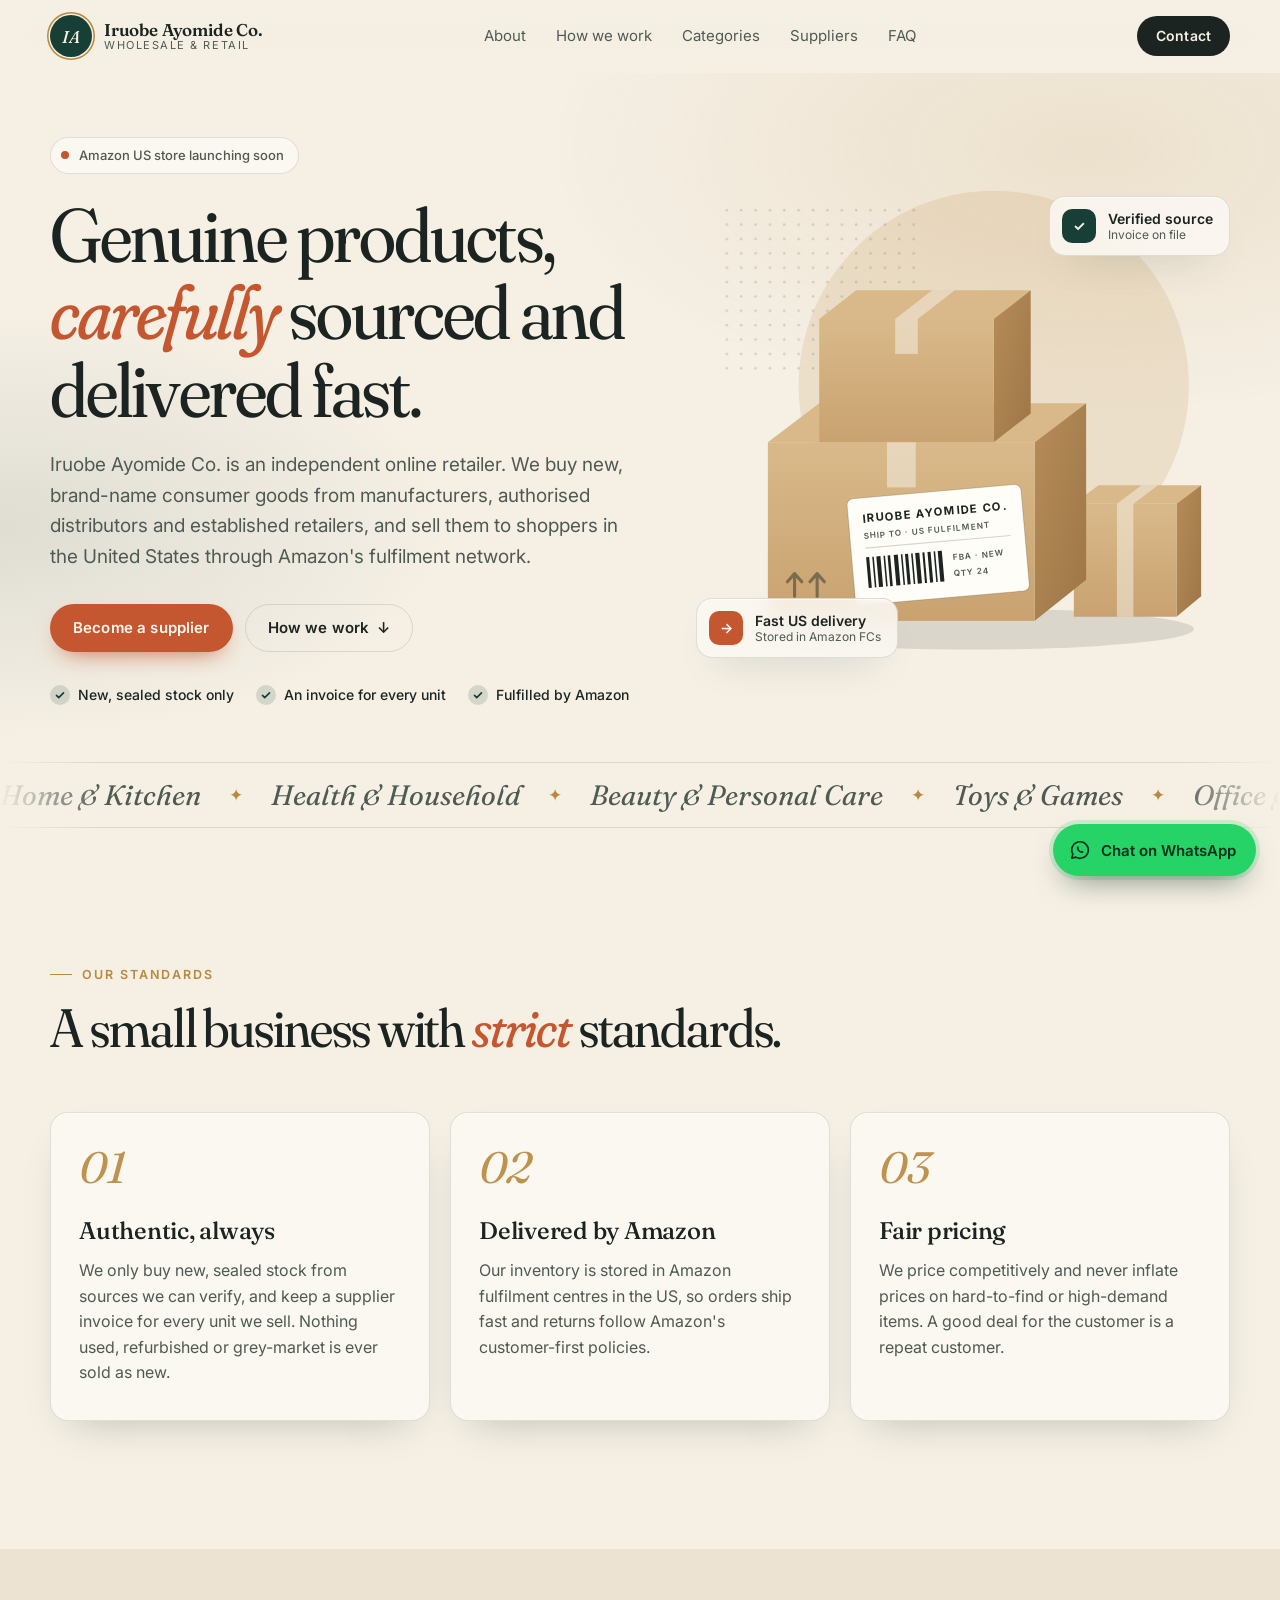
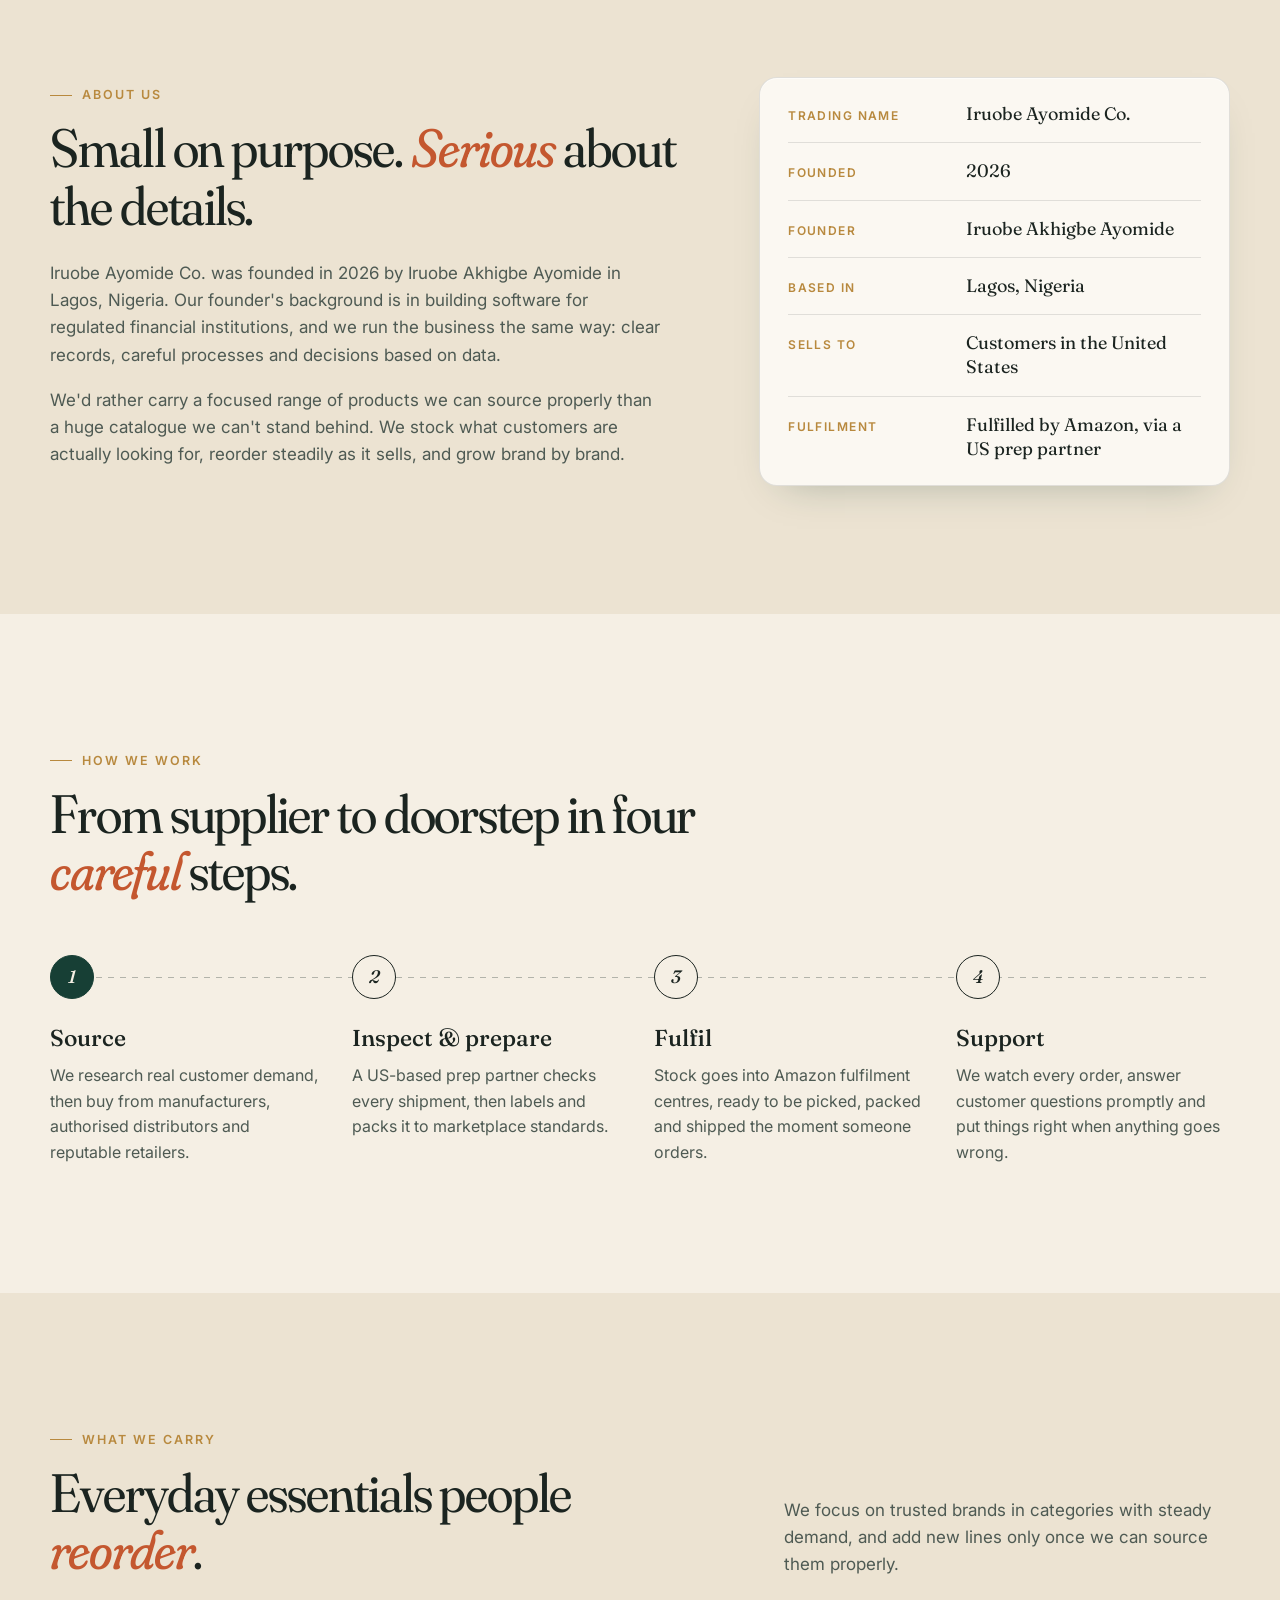
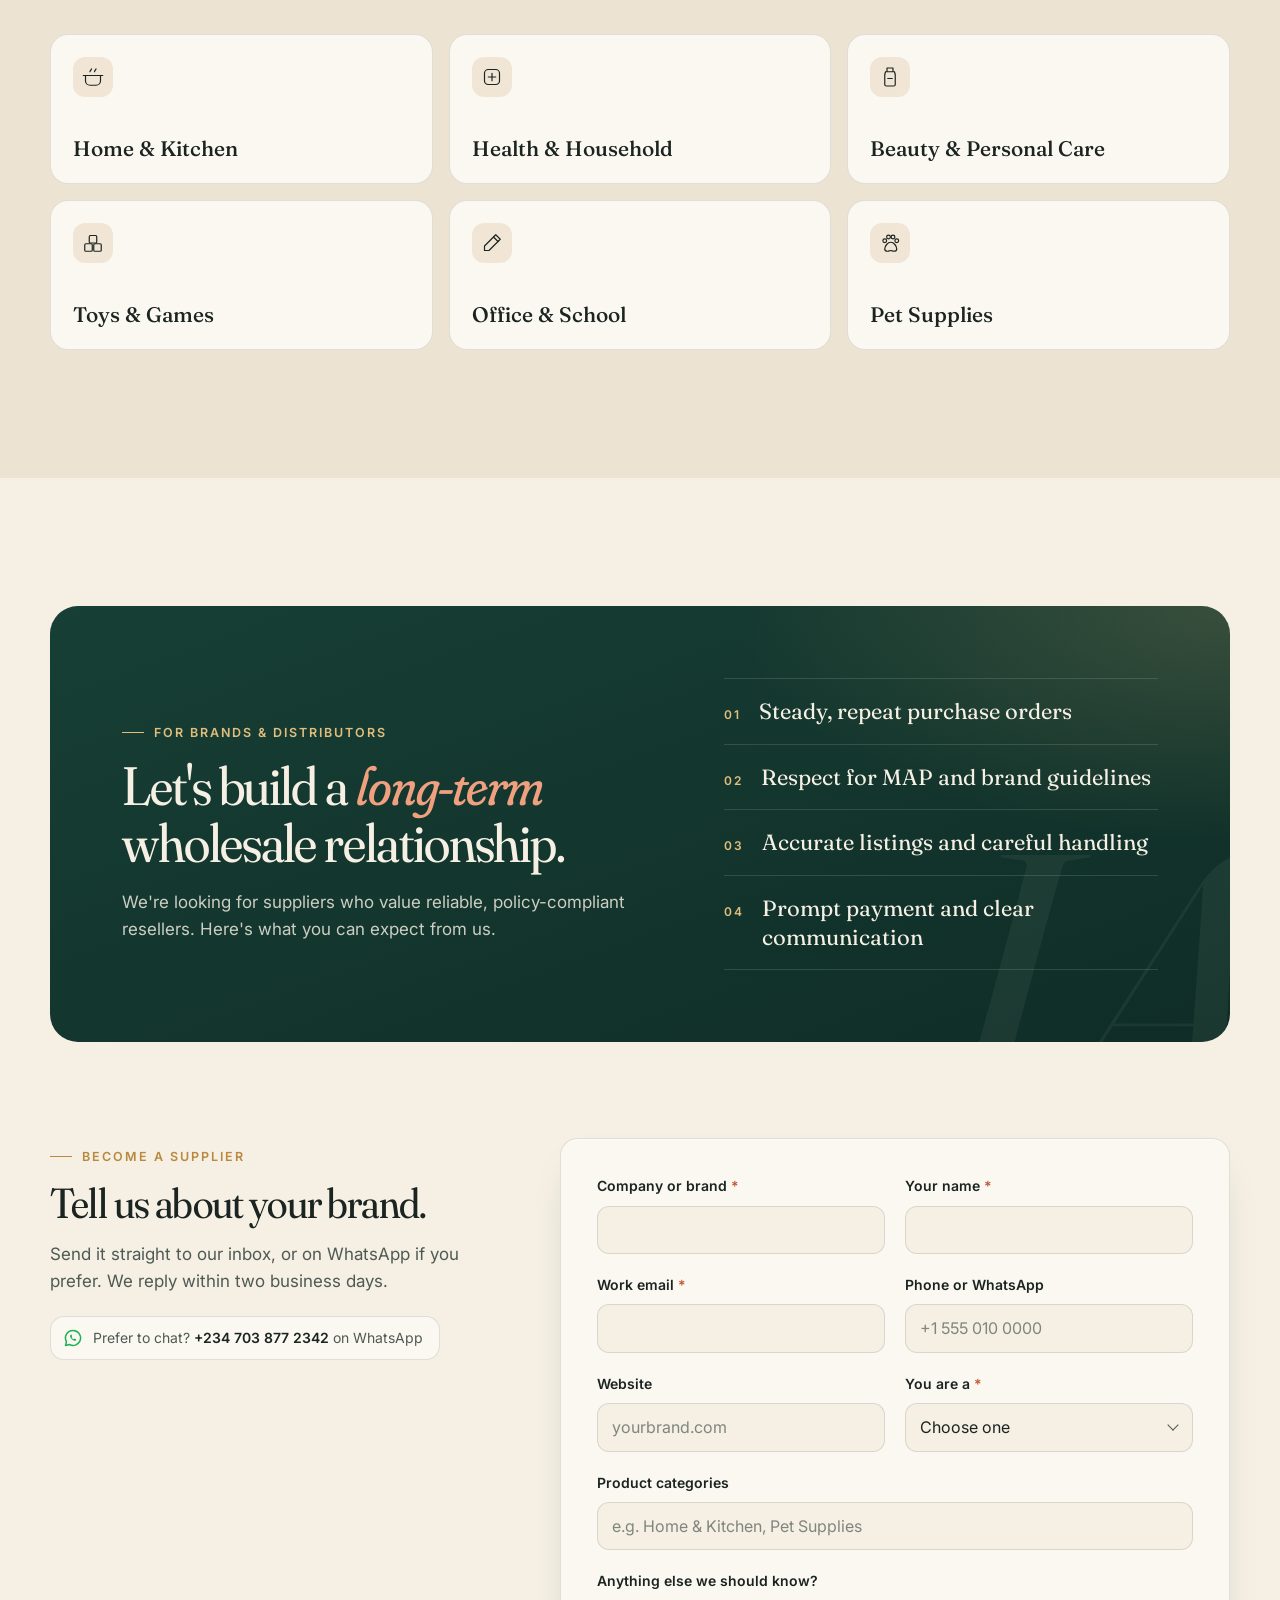
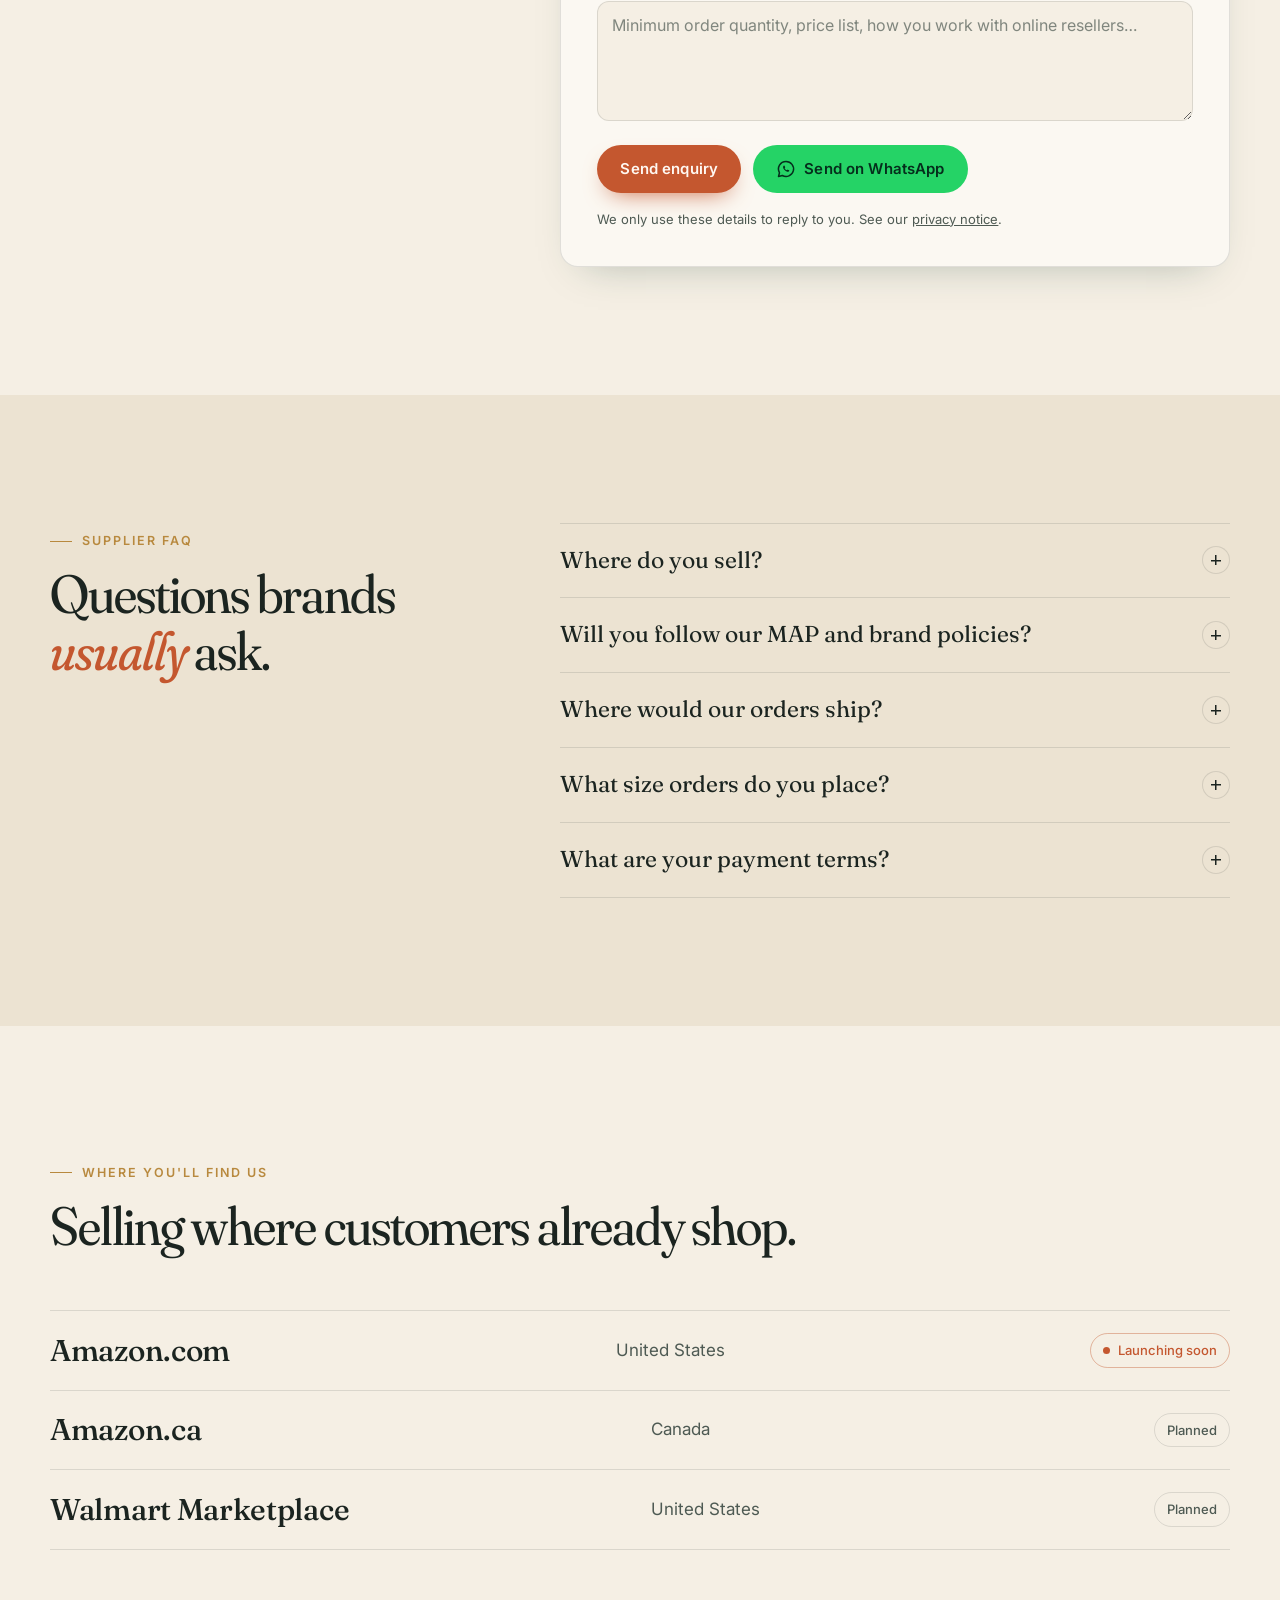
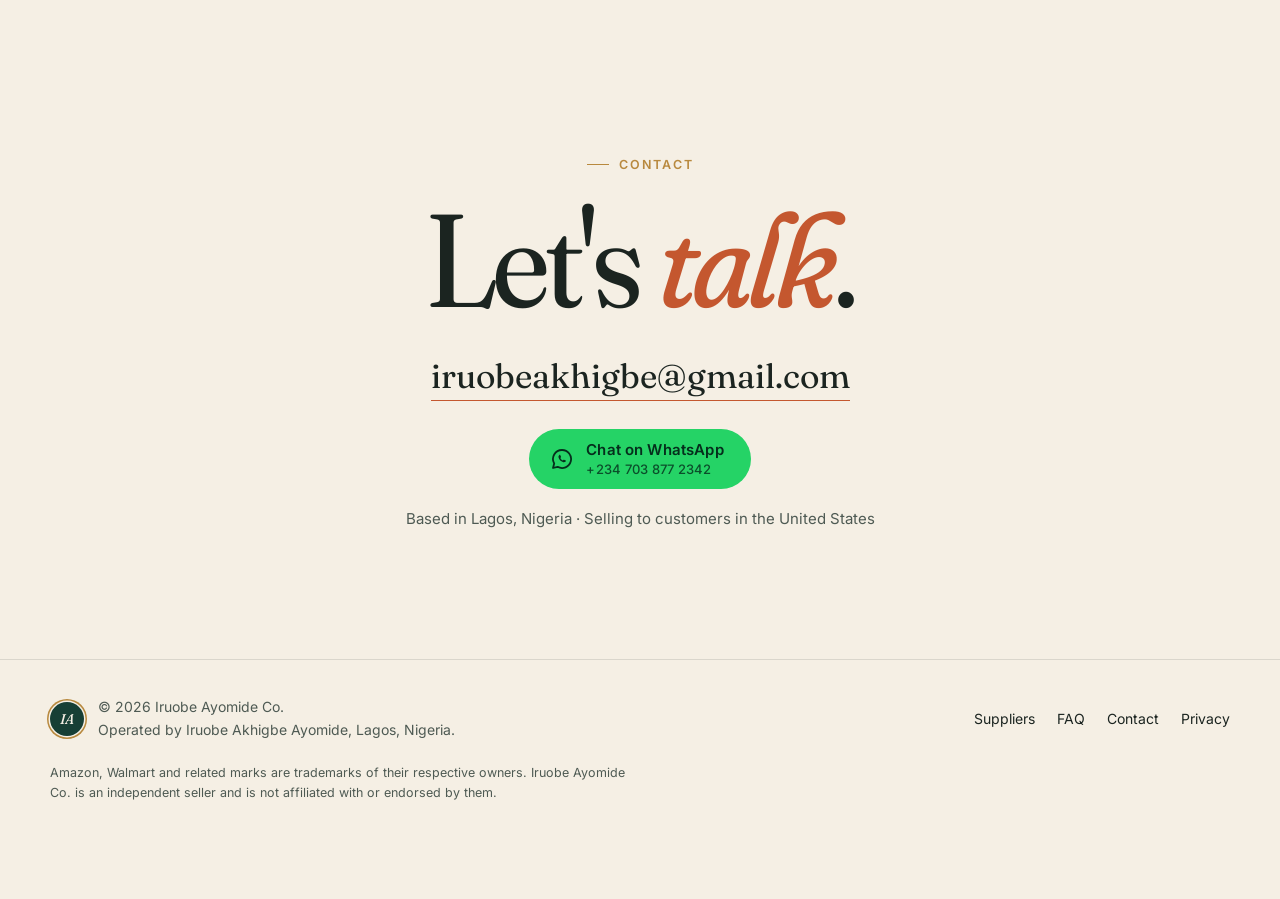
<file: index.html>
<!doctype html>
<html lang="en">
<head>
  <meta charset="utf-8">
  <meta name="viewport" content="width=device-width, initial-scale=1, viewport-fit=cover">
  <title>Iruobe Ayomide Co. · Wholesale &amp; Retail</title>
  <meta name="description" content="Iruobe Ayomide Co. is an independent online retailer selling new, brand-name consumer goods to shoppers in the United States through Amazon's fulfilment network. Brands and distributors: become a supplier.">
  <link rel="canonical" href="https://ayomideesam.github.io/iruobe-ayomide-co/">
  <meta name="theme-color" content="#F5EFE4" media="(prefers-color-scheme: light)">
  <meta name="theme-color" content="#0E1714" media="(prefers-color-scheme: dark)">
  <meta property="og:title" content="Iruobe Ayomide Co. · Wholesale & Retail">
  <meta property="og:description" content="Genuine products, carefully sourced and delivered fast.">
  <meta property="og:type" content="website">
  <meta property="og:url" content="https://ayomideesam.github.io/iruobe-ayomide-co/">
  <link rel="icon" href="favicon.svg" type="image/svg+xml">
  <link rel="preconnect" href="https://fonts.googleapis.com">
  <link rel="preconnect" href="https://fonts.gstatic.com" crossorigin>
  <link href="https://fonts.googleapis.com/css2?family=Fraunces:ital,opsz,wght@0,9..144,300..700;1,9..144,300..700&family=Inter:wght@400;500;600&display=swap" rel="stylesheet">
  <link rel="stylesheet" href="assets/styles.css">
  <script>document.documentElement.classList.add('js')</script>
  <script type="application/ld+json">
  {
    "@context": "https://schema.org",
    "@type": "Organization",
    "name": "Iruobe Ayomide Co.",
    "url": "https://ayomideesam.github.io/iruobe-ayomide-co/",
    "logo": "https://ayomideesam.github.io/iruobe-ayomide-co/favicon.svg",
    "email": "iruobeakhigbe@gmail.com",
    "telephone": "+2347038772342",
    "foundingDate": "2026",
    "founder": { "@type": "Person", "name": "Iruobe Akhigbe Ayomide" },
    "address": { "@type": "PostalAddress", "addressLocality": "Lagos", "addressCountry": "NG" },
    "description": "Independent online retailer selling new, brand-name consumer goods to US shoppers through Amazon's fulfilment network."
  }
  </script>
</head>
<body>
  <a class="skip" href="#main">Skip to content</a>

  <header class="nav" id="top">
    <div class="wrap nav__inner">
      <a class="brand" href="#top" aria-label="Iruobe Ayomide Co. home">
        <span class="seal" aria-hidden="true">IA</span>
        <span class="brand__text">
          <span class="brand__name">Iruobe Ayomide Co.</span>
          <span class="brand__tag">Wholesale &amp; Retail</span>
        </span>
      </a>
      <nav class="nav__links" id="site-menu" aria-label="Main">
        <a href="#about">About</a>
        <a href="#process">How we work</a>
        <a href="#categories">Categories</a>
        <a href="#suppliers">Suppliers</a>
        <a href="#faq">FAQ</a>
        <a class="nav__menu-only" href="#contact">Contact</a>
      </nav>
      <div class="nav__actions">
        <a class="btn btn--small btn--ink nav__contact" href="#contact">Contact</a>
        <button class="menu-btn" type="button" aria-expanded="false" aria-controls="site-menu" aria-label="Open menu">
          <span></span><span></span>
        </button>
      </div>
    </div>
  </header>

  <main id="main">
    <!-- Hero -->
    <section class="hero">
      <div class="wrap hero__grid">
        <div class="hero__copy">
          <p class="status" data-reveal><span class="status__dot"></span>Amazon US store launching soon</p>
          <h1 class="display" data-reveal>Genuine products, <em>carefully</em> sourced and delivered fast.</h1>
          <p class="lead" data-reveal>
            Iruobe Ayomide Co. is an independent online retailer. We buy new, brand-name consumer goods from
            manufacturers, authorised distributors and established retailers, and sell them to shoppers in the
            United States through Amazon's fulfilment network.
          </p>
          <div class="hero__actions" data-reveal>
            <a class="btn btn--clay" href="#supplier-form">Become a supplier</a>
            <a class="btn btn--ghost" href="#process">How we work <span aria-hidden="true">↓</span></a>
          </div>
          <ul class="promises" data-reveal>
            <li><svg viewBox="0 0 20 20" aria-hidden="true"><path d="M5 10.5l3.2 3.2L15 7" /></svg>New, sealed stock only</li>
            <li><svg viewBox="0 0 20 20" aria-hidden="true"><path d="M5 10.5l3.2 3.2L15 7" /></svg>An invoice for every unit</li>
            <li><svg viewBox="0 0 20 20" aria-hidden="true"><path d="M5 10.5l3.2 3.2L15 7" /></svg>Fulfilled by Amazon</li>
          </ul>
        </div>

        <figure class="hero__art" data-reveal aria-hidden="true">
          <svg viewBox="0 0 520 500" class="parcels">
            <defs>
              <linearGradient id="kraftFront" x1="0" y1="0" x2="0" y2="1">
                <stop offset="0" stop-color="var(--kraft-1)"/>
                <stop offset="1" stop-color="var(--kraft-2)"/>
              </linearGradient>
              <linearGradient id="kraftSide" x1="0" y1="0" x2="1" y2="1">
                <stop offset="0" stop-color="var(--kraft-3)"/>
                <stop offset="1" stop-color="var(--kraft-4)"/>
              </linearGradient>
              <pattern id="dots" width="14" height="14" patternUnits="userSpaceOnUse">
                <circle cx="2" cy="2" r="1.2" fill="var(--dot)"/>
              </pattern>
            </defs>

            <circle cx="290" cy="215" r="190" fill="var(--sun)"/>
            <rect x="20" y="40" width="200" height="160" fill="url(#dots)" opacity=".8"/>
            <ellipse cx="270" cy="452" rx="215" ry="20" fill="var(--shadow)"/>

            <g class="box box--c">
              <polygon points="368,330 468,330 492,312 392,312" fill="var(--kraft-1)"/>
              <polygon points="468,330 492,312 492,420 468,440" fill="url(#kraftSide)"/>
              <rect x="368" y="330" width="100" height="110" fill="url(#kraftFront)"/>
              <rect x="410" y="330" width="16" height="110" fill="var(--tape)"/>
              <polygon points="410,330 426,330 450,312 434,312" fill="var(--tape)"/>
            </g>

            <g class="box box--a">
              <polygon points="70,270 330,270 380,232 120,232" fill="var(--kraft-1)"/>
              <polygon points="330,270 380,232 380,404 330,444" fill="url(#kraftSide)"/>
              <rect x="70" y="270" width="260" height="174" fill="url(#kraftFront)"/>
              <polygon points="186,270 214,270 264,232 236,232" fill="var(--tape)"/>
              <rect x="186" y="270" width="28" height="44" fill="var(--tape)"/>
              <g stroke="var(--mark)" stroke-width="3" fill="none" stroke-linecap="round" stroke-linejoin="round">
                <path d="M96 420v-22m0 0l-7 8m7-8l7 8"/>
                <path d="M118 420v-22m0 0l-7 8m7-8l7 8"/>
              </g>
            </g>

            <g class="box box--b">
              <polygon points="120,150 290,150 326,122 156,122" fill="var(--kraft-1)"/>
              <polygon points="290,150 326,122 326,242 290,270" fill="url(#kraftSide)"/>
              <rect x="120" y="150" width="170" height="120" fill="url(#kraftFront)"/>
              <polygon points="194,150 216,150 252,122 230,122" fill="var(--tape)"/>
              <rect x="194" y="150" width="22" height="34" fill="var(--tape)"/>
            </g>

            <g class="label" transform="rotate(-5 235 360)">
              <rect x="150" y="318" width="170" height="104" rx="6" fill="var(--label)" stroke="var(--label-line)"/>
              <text x="164" y="342" class="label__brand">IRUOBE AYOMIDE CO.</text>
              <text x="164" y="358" class="label__small">SHIP TO · US FULFILMENT</text>
              <line x1="164" y1="367" x2="306" y2="367" stroke="var(--label-line)"/>
              <g fill="var(--ink)">
                <rect x="164" y="376" width="3" height="30"/><rect x="170" y="376" width="1.5" height="30"/>
                <rect x="174" y="376" width="4" height="30"/><rect x="181" y="376" width="1.5" height="30"/>
                <rect x="185" y="376" width="2.5" height="30"/><rect x="191" y="376" width="4" height="30"/>
                <rect x="198" y="376" width="1.5" height="30"/><rect x="202" y="376" width="3" height="30"/>
                <rect x="208" y="376" width="1.5" height="30"/><rect x="212" y="376" width="4" height="30"/>
                <rect x="219" y="376" width="2" height="30"/><rect x="224" y="376" width="3" height="30"/>
                <rect x="230" y="376" width="1.5" height="30"/><rect x="234" y="376" width="4" height="30"/>
              </g>
              <text x="248" y="386" class="label__small">FBA · NEW</text>
              <text x="248" y="402" class="label__small">QTY 24</text>
            </g>
          </svg>

          <div class="chip chip--top">
            <span class="chip__icon">✓</span>
            <span><strong>Verified source</strong><small>Invoice on file</small></span>
          </div>
          <div class="chip chip--bottom">
            <span class="chip__icon chip__icon--clay">→</span>
            <span><strong>Fast US delivery</strong><small>Stored in Amazon FCs</small></span>
          </div>
        </figure>
      </div>

      <div class="marquee" aria-hidden="true">
        <div class="marquee__track">
          <span>Home &amp; Kitchen</span><i>✦</i><span>Health &amp; Household</span><i>✦</i><span>Beauty &amp; Personal Care</span><i>✦</i><span>Toys &amp; Games</span><i>✦</i><span>Office &amp; School</span><i>✦</i><span>Pet Supplies</span><i>✦</i>
          <span>Home &amp; Kitchen</span><i>✦</i><span>Health &amp; Household</span><i>✦</i><span>Beauty &amp; Personal Care</span><i>✦</i><span>Toys &amp; Games</span><i>✦</i><span>Office &amp; School</span><i>✦</i><span>Pet Supplies</span><i>✦</i>
        </div>
      </div>
    </section>

    <!-- Standards -->
    <section class="section" id="standards">
      <div class="wrap">
        <header class="section__head" data-reveal>
          <p class="eyebrow">Our standards</p>
          <h2 class="title">A small business with <em>strict</em> standards.</h2>
        </header>
        <div class="cards">
          <article class="card" data-reveal>
            <span class="card__num">01</span>
            <h3>Authentic, always</h3>
            <p>We only buy new, sealed stock from sources we can verify, and keep a supplier invoice for every unit we sell. Nothing used, refurbished or grey-market is ever sold as new.</p>
          </article>
          <article class="card" data-reveal>
            <span class="card__num">02</span>
            <h3>Delivered by Amazon</h3>
            <p>Our inventory is stored in Amazon fulfilment centres in the US, so orders ship fast and returns follow Amazon's customer-first policies.</p>
          </article>
          <article class="card" data-reveal>
            <span class="card__num">03</span>
            <h3>Fair pricing</h3>
            <p>We price competitively and never inflate prices on hard-to-find or high-demand items. A good deal for the customer is a repeat customer.</p>
          </article>
        </div>
      </div>
    </section>

    <!-- About -->
    <section class="section section--tint" id="about">
      <div class="wrap about">
        <div class="about__copy" data-reveal>
          <p class="eyebrow">About us</p>
          <h2 class="title">Small on purpose. <em>Serious</em> about the details.</h2>
          <p>Iruobe Ayomide Co. was founded in 2026 by Iruobe Akhigbe Ayomide in Lagos, Nigeria. Our founder's background is in building software for regulated financial institutions, and we run the business the same way: clear records, careful processes and decisions based on data.</p>
          <p>We'd rather carry a focused range of products we can source properly than a huge catalogue we can't stand behind. We stock what customers are actually looking for, reorder steadily as it sells, and grow brand by brand.</p>
        </div>
        <dl class="facts" data-reveal>
          <div><dt>Trading name</dt><dd>Iruobe Ayomide Co.</dd></div>
          <div><dt>Founded</dt><dd>2026</dd></div>
          <div><dt>Founder</dt><dd>Iruobe Akhigbe Ayomide</dd></div>
          <div><dt>Based in</dt><dd>Lagos, Nigeria</dd></div>
          <div><dt>Sells to</dt><dd>Customers in the United States</dd></div>
          <div><dt>Fulfilment</dt><dd>Fulfilled by Amazon, via a US prep partner</dd></div>
        </dl>
      </div>
    </section>

    <!-- Process -->
    <section class="section" id="process">
      <div class="wrap">
        <header class="section__head" data-reveal>
          <p class="eyebrow">How we work</p>
          <h2 class="title">From supplier to doorstep in four <em>careful</em> steps.</h2>
        </header>
        <ol class="steps">
          <li class="step" data-reveal>
            <span class="step__dot">1</span>
            <h3>Source</h3>
            <p>We research real customer demand, then buy from manufacturers, authorised distributors and reputable retailers.</p>
          </li>
          <li class="step" data-reveal>
            <span class="step__dot">2</span>
            <h3>Inspect &amp; prepare</h3>
            <p>A US-based prep partner checks every shipment, then labels and packs it to marketplace standards.</p>
          </li>
          <li class="step" data-reveal>
            <span class="step__dot">3</span>
            <h3>Fulfil</h3>
            <p>Stock goes into Amazon fulfilment centres, ready to be picked, packed and shipped the moment someone orders.</p>
          </li>
          <li class="step" data-reveal>
            <span class="step__dot">4</span>
            <h3>Support</h3>
            <p>We watch every order, answer customer questions promptly and put things right when anything goes wrong.</p>
          </li>
        </ol>
      </div>
    </section>

    <!-- Categories -->
    <section class="section section--tint" id="categories">
      <div class="wrap">
        <header class="section__head section__head--split" data-reveal>
          <div>
            <p class="eyebrow">What we carry</p>
            <h2 class="title">Everyday essentials people <em>reorder</em>.</h2>
          </div>
          <p class="section__note">We focus on trusted brands in categories with steady demand, and add new lines only once we can source them properly.</p>
        </header>
        <ul class="cats">
          <li class="cat" data-reveal>
            <svg viewBox="0 0 32 32" aria-hidden="true"><path d="M6 14h20v7a6 6 0 0 1-6 6h-8a6 6 0 0 1-6-6v-7Z"/><path d="M3 14h26M12 9c0-2 2-2 2-4M18 9c0-2 2-2 2-4"/></svg>
            <span>Home &amp; Kitchen</span>
          </li>
          <li class="cat" data-reveal>
            <svg viewBox="0 0 32 32" aria-hidden="true"><rect x="6" y="6" width="20" height="20" rx="5"/><path d="M16 11v10M11 16h10"/></svg>
            <span>Health &amp; Household</span>
          </li>
          <li class="cat" data-reveal>
            <svg viewBox="0 0 32 32" aria-hidden="true"><path d="M12 4h8v5h-8zM10 9h12l1 4v13a2 2 0 0 1-2 2H11a2 2 0 0 1-2-2V13l1-4Z"/><path d="M13 18h6"/></svg>
            <span>Beauty &amp; Personal Care</span>
          </li>
          <li class="cat" data-reveal>
            <svg viewBox="0 0 32 32" aria-hidden="true"><rect x="5" y="17" width="10" height="10" rx="1.5"/><rect x="17" y="17" width="10" height="10" rx="1.5"/><rect x="11" y="6" width="10" height="10" rx="1.5"/></svg>
            <span>Toys &amp; Games</span>
          </li>
          <li class="cat" data-reveal>
            <svg viewBox="0 0 32 32" aria-hidden="true"><path d="M21 5l6 6L12 26H6v-6L21 5Z"/><path d="M18 8l6 6"/></svg>
            <span>Office &amp; School</span>
          </li>
          <li class="cat" data-reveal>
            <svg viewBox="0 0 32 32" aria-hidden="true"><circle cx="9" cy="13" r="2.5"/><circle cx="14" cy="8" r="2.5"/><circle cx="20" cy="8" r="2.5"/><circle cx="25" cy="13" r="2.5"/><path d="M17 15c-4 0-8 5-8 9 0 2 2 3 4 3 1.5 0 2.5-1 4-1s2.5 1 4 1c2 0 4-1 4-3 0-4-4-9-8-9Z"/></svg>
            <span>Pet Supplies</span>
          </li>
        </ul>
      </div>
    </section>

    <!-- Suppliers -->
    <section class="section" id="suppliers">
      <div class="wrap">
        <div class="panel" data-reveal>
          <div class="panel__copy">
            <p class="eyebrow eyebrow--light">For brands &amp; distributors</p>
            <h2 class="title title--light">Let's build a <em>long-term</em> wholesale relationship.</h2>
            <p>We're looking for suppliers who value reliable, policy-compliant resellers. Here's what you can expect from us.</p>
          </div>
          <ul class="panel__list">
            <li><span>01</span>Steady, repeat purchase orders</li>
            <li><span>02</span>Respect for MAP and brand guidelines</li>
            <li><span>03</span>Accurate listings and careful handling</li>
            <li><span>04</span>Prompt payment and clear communication</li>
          </ul>
        </div>

        <div class="enquiry" id="supplier-form">
          <header class="enquiry__head" data-reveal>
            <p class="eyebrow">Become a supplier</p>
            <h2 class="title title--sm">Tell us about your brand.</h2>
            <p class="section__note">Send it straight to our inbox, or on WhatsApp if you prefer. We reply within two business days.</p>
            <a class="wa-inline" href="https://wa.me/2347038772342" data-wa="Hello Iruobe Ayomide Co., I'm contacting you from your website about supplying your business." target="_blank" rel="noopener">
              <svg viewBox="0 0 24 24" aria-hidden="true"><path class="wa-ring" d="M12 3a9 9 0 0 0-7.8 13.5L3 21l4.6-1.2A9 9 0 1 0 12 3Z"/><path class="wa-phone" d="M9.2 8.2c.3-.5.8-.5 1-.1l.8 1.6c.1.3 0 .6-.2.8l-.5.5c.5 1.1 1.4 2 2.5 2.5l.5-.5c.2-.2.5-.3.8-.2l1.6.8c.4.2.4.7-.1 1-.6.5-1.4.8-2.2.6-2.4-.6-4.3-2.5-4.9-4.9-.2-.8.1-1.6.7-2.1Z"/></svg>
              <span>Prefer to chat? <strong>+234 703 877 2342</strong> on WhatsApp</span>
            </a>
          </header>

          <!-- Paste the Web3Forms access key into data-access-key to deliver enquiries straight to Gmail. -->
          <form class="form" data-reveal novalidate data-access-key="443c4470-62f8-46ff-90a2-31b399801e50">
            <div class="field">
              <label for="f-company">Company or brand <span aria-hidden="true">*</span></label>
              <input id="f-company" name="company" type="text" autocomplete="organization" required>
            </div>
            <div class="field">
              <label for="f-name">Your name <span aria-hidden="true">*</span></label>
              <input id="f-name" name="name" type="text" autocomplete="name" required>
            </div>
            <div class="field">
              <label for="f-email">Work email <span aria-hidden="true">*</span></label>
              <input id="f-email" name="email" type="email" autocomplete="email" inputmode="email" required>
            </div>
            <div class="field">
              <label for="f-phone">Phone or WhatsApp</label>
              <input id="f-phone" name="phone" type="tel" autocomplete="tel" inputmode="tel" placeholder="+1 555 010 0000">
            </div>
            <div class="field">
              <label for="f-website">Website</label>
              <input id="f-website" name="website" type="text" inputmode="url" autocomplete="url" placeholder="yourbrand.com">
            </div>
            <div class="field">
              <label for="f-type">You are a <span aria-hidden="true">*</span></label>
              <div class="select">
                <select id="f-type" name="type" required>
                  <option value="" selected disabled>Choose one</option>
                  <option>Brand owner</option>
                  <option>Manufacturer</option>
                  <option>Authorised distributor</option>
                  <option>Wholesaler</option>
                  <option>Other</option>
                </select>
              </div>
            </div>
            <div class="field field--full">
              <label for="f-categories">Product categories</label>
              <input id="f-categories" name="categories" type="text" placeholder="e.g. Home &amp; Kitchen, Pet Supplies">
            </div>
            <div class="field field--full">
              <label for="f-message">Anything else we should know?</label>
              <textarea id="f-message" name="message" rows="4" placeholder="Minimum order quantity, price list, how you work with online resellers…"></textarea>
            </div>
            <!-- Spam trap: real visitors never see or fill this. -->
            <div class="hp" aria-hidden="true">
              <label for="f-hp">Leave this empty</label>
              <input id="f-hp" name="botcheck" type="text" tabindex="-1" autocomplete="off">
            </div>
            <div class="form__foot field--full">
              <button class="btn btn--clay form__send" type="submit"><span class="form__send-label">Send enquiry</span></button>
              <button class="btn btn--wa form__wa" type="button">
                <svg viewBox="0 0 24 24" aria-hidden="true"><path class="wa-ring" d="M12 3a9 9 0 0 0-7.8 13.5L3 21l4.6-1.2A9 9 0 1 0 12 3Z"/><path class="wa-phone" d="M9.2 8.2c.3-.5.8-.5 1-.1l.8 1.6c.1.3 0 .6-.2.8l-.5.5c.5 1.1 1.4 2 2.5 2.5l.5-.5c.2-.2.5-.3.8-.2l1.6.8c.4.2.4.7-.1 1-.6.5-1.4.8-2.2.6-2.4-.6-4.3-2.5-4.9-4.9-.2-.8.1-1.6.7-2.1Z"/></svg>
                Send on WhatsApp
              </button>
            </div>
            <p class="form__privacy field--full">We only use these details to reply to you. See our <a href="privacy.html">privacy notice</a>.</p>

            <div class="form__status form__status--ok field--full" data-status="ok" role="status" aria-live="polite" tabindex="-1" hidden>
              <p><strong>Thank you, your enquiry has been sent.</strong> We'll get back to you within two business days.</p>
            </div>
            <div class="form__status form__status--mail field--full" data-status="mail" role="status" aria-live="polite" tabindex="-1" hidden>
              <p><strong>Your email app should now be open with your enquiry.</strong> If nothing happened, email us at
                <a href="mailto:iruobeakhigbe@gmail.com">iruobeakhigbe<wbr>@gmail.com</a> or use WhatsApp.</p>
              <button class="btn btn--small btn--ghost" type="button" data-copy="iruobeakhigbe@gmail.com">Copy email address</button>
            </div>
            <div class="form__status form__status--error field--full" data-status="error" role="alert" tabindex="-1" hidden>
              <p><strong>Sorry, your enquiry couldn't be sent.</strong> Please try again, send it on WhatsApp, or email
                <a href="mailto:iruobeakhigbe@gmail.com">iruobeakhigbe<wbr>@gmail.com</a>.</p>
            </div>
          </form>
        </div>
      </div>
    </section>

    <!-- FAQ -->
    <section class="section section--tint" id="faq">
      <div class="wrap faq">
        <header class="section__head" data-reveal>
          <p class="eyebrow">Supplier FAQ</p>
          <h2 class="title">Questions brands <em>usually</em> ask.</h2>
        </header>
        <div class="faq__list">
          <details data-reveal>
            <summary>Where do you sell?</summary>
            <p>We sell to customers in the United States on Amazon.com, using Fulfilment by Amazon. Amazon.ca and Walmart Marketplace are next on our roadmap.</p>
          </details>
          <details data-reveal>
            <summary>Will you follow our MAP and brand policies?</summary>
            <p>Yes. We list at or above your minimum advertised price, use your approved content and imagery, and follow any reseller guidelines you share with us.</p>
          </details>
          <details data-reveal>
            <summary>Where would our orders ship?</summary>
            <p>To our US-based prep partner, who inspects each shipment and sends it on to Amazon fulfilment centres. We share the full address when we open an account with you.</p>
          </details>
          <details data-reveal>
            <summary>What size orders do you place?</summary>
            <p>We usually start with a test order, then reorder steadily as products sell through. If you have a minimum order quantity or opening order value, let us know up front.</p>
          </details>
          <details data-reveal>
            <summary>What are your payment terms?</summary>
            <p>We're happy to prepay initial orders. Once we've built a track record together, we're open to discussing terms.</p>
          </details>
        </div>
      </div>
    </section>

    <!-- Marketplaces -->
    <section class="section" id="marketplaces">
      <div class="wrap">
        <header class="section__head" data-reveal>
          <p class="eyebrow">Where you'll find us</p>
          <h2 class="title">Selling where customers already shop.</h2>
        </header>
        <ul class="markets">
          <li data-reveal><span class="markets__name">Amazon.com</span><span class="markets__region">United States</span><span class="pill pill--live">Launching soon</span></li>
          <li data-reveal><span class="markets__name">Amazon.ca</span><span class="markets__region">Canada</span><span class="pill">Planned</span></li>
          <li data-reveal><span class="markets__name">Walmart Marketplace</span><span class="markets__region">United States</span><span class="pill">Planned</span></li>
        </ul>
      </div>
    </section>

    <!-- Contact -->
    <section class="section contact" id="contact">
      <div class="wrap contact__inner" data-reveal>
        <p class="eyebrow">Contact</p>
        <h2 class="display display--contact">Let's <em>talk</em>.</h2>
        <a class="contact__email" href="mailto:iruobeakhigbe@gmail.com?subject=Enquiry%20-%20Iruobe%20Ayomide%20Co.">iruobeakhigbe<wbr>@gmail.com</a>
        <a class="btn btn--wa contact__wa" href="https://wa.me/2347038772342" data-wa="Hello Iruobe Ayomide Co., I'm contacting you from your website." target="_blank" rel="noopener">
          <svg viewBox="0 0 24 24" aria-hidden="true"><path class="wa-ring" d="M12 3a9 9 0 0 0-7.8 13.5L3 21l4.6-1.2A9 9 0 1 0 12 3Z"/><path class="wa-phone" d="M9.2 8.2c.3-.5.8-.5 1-.1l.8 1.6c.1.3 0 .6-.2.8l-.5.5c.5 1.1 1.4 2 2.5 2.5l.5-.5c.2-.2.5-.3.8-.2l1.6.8c.4.2.4.7-.1 1-.6.5-1.4.8-2.2.6-2.4-.6-4.3-2.5-4.9-4.9-.2-.8.1-1.6.7-2.1Z"/></svg>
          <span class="contact__wa-text"><strong>Chat on WhatsApp</strong><small>+234 703 877 2342</small></span>
        </a>
        <p class="contact__meta">Based in Lagos, Nigeria · Selling to customers in the United States</p>
      </div>
    </section>
  </main>

  <footer class="footer">
    <div class="wrap footer__inner">
      <div class="footer__brand">
        <span class="seal seal--small" aria-hidden="true">IA</span>
        <p>© <span data-year>2026</span> Iruobe Ayomide Co.<br>Operated by Iruobe Akhigbe Ayomide, Lagos, Nigeria.</p>
      </div>
      <nav class="footer__links" aria-label="Footer">
        <a href="#suppliers">Suppliers</a>
        <a href="#faq">FAQ</a>
        <a href="#contact">Contact</a>
        <a href="privacy.html">Privacy</a>
      </nav>
      <p class="footer__legal">Amazon, Walmart and related marks are trademarks of their respective owners. Iruobe Ayomide Co. is an independent seller and is not affiliated with or endorsed by them.</p>
    </div>
  </footer>

  <a class="wa-float" href="https://wa.me/2347038772342" data-wa="Hello Iruobe Ayomide Co., I'm contacting you from your website." target="_blank" rel="noopener" aria-label="Chat with us on WhatsApp">
    <svg viewBox="0 0 24 24" aria-hidden="true"><path class="wa-ring" d="M12 3a9 9 0 0 0-7.8 13.5L3 21l4.6-1.2A9 9 0 1 0 12 3Z"/><path class="wa-phone" d="M9.2 8.2c.3-.5.8-.5 1-.1l.8 1.6c.1.3 0 .6-.2.8l-.5.5c.5 1.1 1.4 2 2.5 2.5l.5-.5c.2-.2.5-.3.8-.2l1.6.8c.4.2.4.7-.1 1-.6.5-1.4.8-2.2.6-2.4-.6-4.3-2.5-4.9-4.9-.2-.8.1-1.6.7-2.1Z"/></svg>
    <span class="wa-float__label">Chat on WhatsApp</span>
  </a>

  <script src="assets/app.js" defer></script>
</body>
</html>
</file>
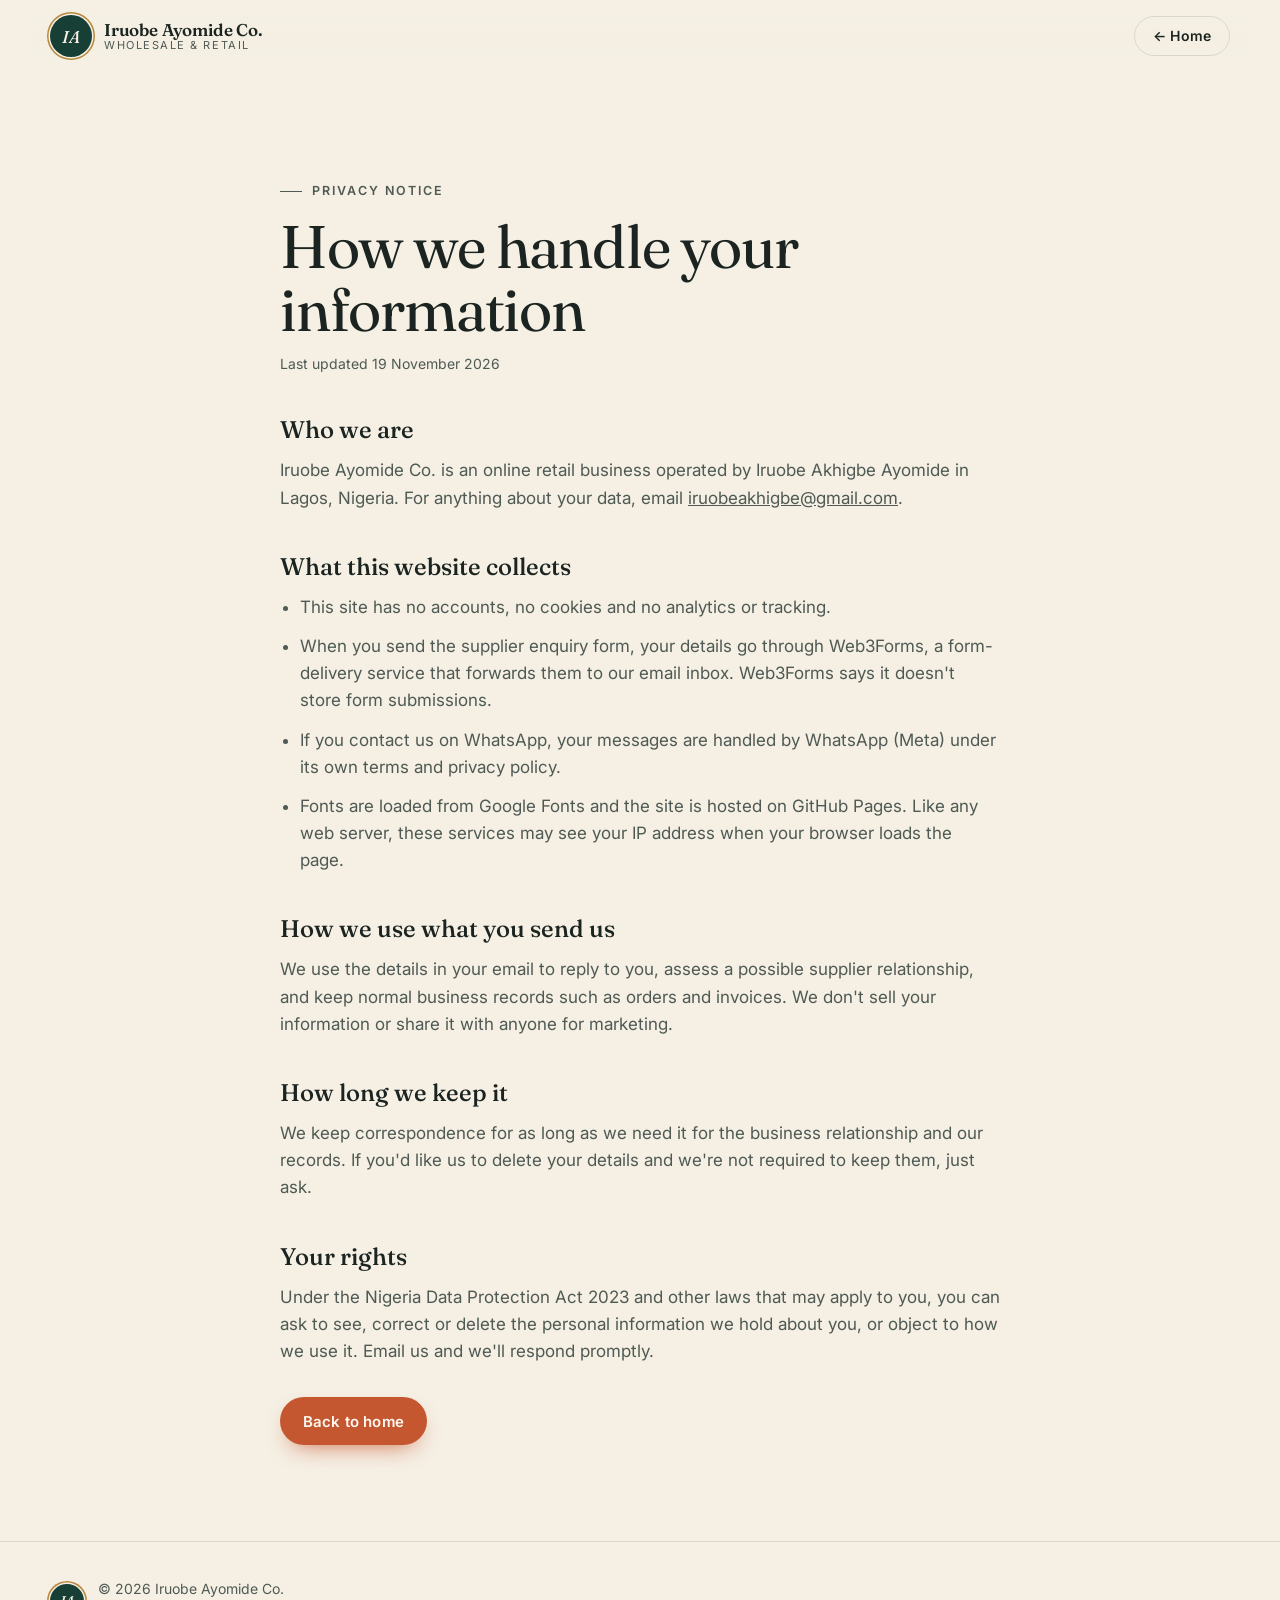
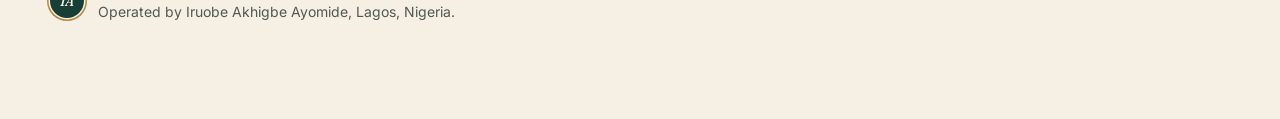
<file: privacy.html>
<!doctype html>
<html lang="en">
<head>
  <meta charset="utf-8">
  <meta name="viewport" content="width=device-width, initial-scale=1, viewport-fit=cover">
  <title>Privacy notice · Iruobe Ayomide Co.</title>
  <meta name="description" content="How Iruobe Ayomide Co. handles the information you share with us.">
  <link rel="canonical" href="https://ayomideesam.github.io/iruobe-ayomide-co/privacy.html">
  <meta name="theme-color" content="#F5EFE4" media="(prefers-color-scheme: light)">
  <meta name="theme-color" content="#0E1714" media="(prefers-color-scheme: dark)">
  <link rel="icon" href="favicon.svg" type="image/svg+xml">
  <link rel="preconnect" href="https://fonts.googleapis.com">
  <link rel="preconnect" href="https://fonts.gstatic.com" crossorigin>
  <link href="https://fonts.googleapis.com/css2?family=Fraunces:ital,opsz,wght@0,9..144,300..700;1,9..144,300..700&family=Inter:wght@400;500;600&display=swap" rel="stylesheet">
  <link rel="stylesheet" href="assets/styles.css">
</head>
<body>
  <header class="nav">
    <div class="wrap nav__inner">
      <a class="brand" href="./" aria-label="Iruobe Ayomide Co. home">
        <span class="seal" aria-hidden="true">IA</span>
        <span class="brand__text">
          <span class="brand__name">Iruobe Ayomide Co.</span>
          <span class="brand__tag">Wholesale &amp; Retail</span>
        </span>
      </a>
      <a class="btn btn--small btn--ghost" href="./">← Home</a>
    </div>
  </header>

  <main class="page">
    <div class="wrap page__body">
      <p class="eyebrow">Privacy notice</p>
      <h1>How we handle your information</h1>
      <p class="meta">Last updated 19 November 2026</p>

      <h2>Who we are</h2>
      <p>Iruobe Ayomide Co. is an online retail business operated by Iruobe Akhigbe Ayomide in Lagos, Nigeria. For anything about your data, email
        <a href="mailto:iruobeakhigbe@gmail.com">iruobeakhigbe<wbr>@gmail.com</a>.</p>

      <h2>What this website collects</h2>
      <ul>
        <li>This site has no accounts, no cookies and no analytics or tracking.</li>
        <li>When you send the supplier enquiry form, your details go through Web3Forms, a form-delivery service that forwards them to our email inbox. Web3Forms says it doesn't store form submissions.</li>
        <li>If you contact us on WhatsApp, your messages are handled by WhatsApp (Meta) under its own terms and privacy policy.</li>
        <li>Fonts are loaded from Google Fonts and the site is hosted on GitHub Pages. Like any web server, these services may see your IP address when your browser loads the page.</li>
      </ul>

      <h2>How we use what you send us</h2>
      <p>We use the details in your email to reply to you, assess a possible supplier relationship, and keep normal business records such as orders and invoices. We don't sell your information or share it with anyone for marketing.</p>

      <h2>How long we keep it</h2>
      <p>We keep correspondence for as long as we need it for the business relationship and our records. If you'd like us to delete your details and we're not required to keep them, just ask.</p>

      <h2>Your rights</h2>
      <p>Under the Nigeria Data Protection Act 2023 and other laws that may apply to you, you can ask to see, correct or delete the personal information we hold about you, or object to how we use it. Email us and we'll respond promptly.</p>

      <a class="btn btn--clay" href="./">Back to home</a>
    </div>
  </main>

  <footer class="footer">
    <div class="wrap footer__inner">
      <div class="footer__brand">
        <span class="seal seal--small" aria-hidden="true">IA</span>
        <p>© 2026 Iruobe Ayomide Co.<br>Operated by Iruobe Akhigbe Ayomide, Lagos, Nigeria.</p>
      </div>
    </div>
  </footer>
</body>
</html>
</file>
<file: assets/styles.css>
/* Iruobe Ayomide Co. — site styles */

:root {
  --paper: #F5EFE4;
  --paper-2: #ECE3D2;
  --card: #FBF8F2;
  --ink: #1B2420;
  --ink-soft: #4E5A53;
  --line: rgba(27, 36, 32, 0.12);
  --forest: #173F35;
  --forest-2: #0F2D26;
  --clay: #C4572F;
  --clay-ink: #FFF8F2;
  --brass: #B8893E;

  --kraft-1: #D9B98A;
  --kraft-2: #C9A270;
  --kraft-3: #B58C59;
  --kraft-4: #9E7646;
  --tape: rgba(245, 239, 228, 0.55);
  --mark: rgba(27, 36, 32, 0.45);
  --label: #FFFDF8;
  --label-line: rgba(27, 36, 32, 0.18);
  --sun: rgba(184, 137, 62, 0.16);
  --dot: rgba(23, 63, 53, 0.22);
  --shadow: rgba(27, 36, 32, 0.12);

  --radius: 18px;
  --shadow-soft: 0 1px 0 rgba(255, 255, 255, 0.6) inset, 0 18px 40px -24px rgba(23, 63, 53, 0.35);
  --serif: "Fraunces", Georgia, "Times New Roman", serif;
  --sans: "Inter", system-ui, -apple-system, "Segoe UI", Roboto, sans-serif;
  color-scheme: light;
}

@media (prefers-color-scheme: dark) {
  :root {
    --paper: #0E1714;
    --paper-2: #13201B;
    --card: #15241F;
    --ink: #EFE9DD;
    --ink-soft: #A7B2AB;
    --line: rgba(239, 233, 221, 0.12);
    --forest: #1A4438;
    --forest-2: #10302A;
    --clay: #E07A52;
    --clay-ink: #1A0F0A;
    --brass: #D4A65A;

    --kraft-1: #C7A475;
    --kraft-2: #B08A5A;
    --kraft-3: #977245;
    --kraft-4: #7C5C36;
    --tape: rgba(239, 233, 221, 0.35);
    --mark: rgba(14, 23, 20, 0.55);
    --label: #F4EEE2;
    --label-line: rgba(14, 23, 20, 0.2);
    --sun: rgba(212, 166, 90, 0.12);
    --dot: rgba(239, 233, 221, 0.14);
    --shadow: rgba(0, 0, 0, 0.35);
    --shadow-soft: 0 18px 40px -24px rgba(0, 0, 0, 0.6);
    color-scheme: dark;
  }
}

*, *::before, *::after { box-sizing: border-box; }
html { scroll-behavior: smooth; -webkit-text-size-adjust: 100%; }
body {
  margin: 0;
  background: var(--paper);
  color: var(--ink);
  font-family: var(--sans);
  font-size: 17px;
  line-height: 1.6;
  -webkit-font-smoothing: antialiased;
  text-rendering: optimizeLegibility;
  overflow-x: hidden;
}
img, svg { display: block; max-width: 100%; }
a { color: inherit; }
h1, h2, h3 { margin: 0; font-weight: 500; }
p { margin: 0; }
ul, ol { margin: 0; padding: 0; list-style: none; }
em { font-style: italic; }

.wrap { width: min(1180px, 100% - 32px); margin-inline: auto; }
@media (min-width: 720px) { .wrap { width: min(1180px, 100% - 64px); } }

.skip {
  position: absolute; left: 16px; top: -60px; z-index: 50;
  background: var(--ink); color: var(--paper); padding: 10px 14px; border-radius: 10px;
}
.skip:focus { top: 12px; }

:focus-visible { outline: 2px solid var(--clay); outline-offset: 3px; border-radius: 6px; }

/* ---------- Buttons ---------- */
.btn {
  display: inline-flex; align-items: center; justify-content: center; gap: 8px;
  min-height: 48px; padding: 0 22px;
  border-radius: 999px; border: 1px solid transparent;
  font: 600 15px/1 var(--sans); letter-spacing: 0.01em;
  text-decoration: none; white-space: nowrap;
  transition: transform .25s ease, background-color .25s ease, box-shadow .25s ease, border-color .25s ease;
}
.btn:hover { transform: translateY(-1px); }
.btn--clay { background: var(--clay); color: var(--clay-ink); box-shadow: 0 10px 24px -12px var(--clay); }
.btn--clay:hover { box-shadow: 0 14px 28px -12px var(--clay); }
.btn--ghost { border-color: var(--line); background: transparent; }
.btn--ghost:hover { border-color: var(--ink); }
.btn--ink { background: var(--ink); color: var(--paper); }
.btn--small { min-height: 40px; padding: 0 18px; font-size: 14px; }

/* ---------- Nav ---------- */
.nav {
  position: sticky; top: 0; z-index: 20;
  background: color-mix(in srgb, var(--paper) 82%, transparent);
  backdrop-filter: saturate(1.4) blur(14px);
  -webkit-backdrop-filter: saturate(1.4) blur(14px);
  border-bottom: 1px solid transparent;
  transition: border-color .3s ease;
}
.nav.is-scrolled { border-bottom-color: var(--line); }
.nav__inner { position: relative; display: flex; align-items: center; justify-content: space-between; gap: 12px; height: 72px; }
.nav__actions { display: flex; align-items: center; gap: 10px; flex: none; }
.nav__contact { display: none; }
@media (min-width: 520px) { .nav__contact { display: inline-flex; } }

/* Mobile menu (default) */
.nav__links {
  position: absolute; top: 100%; left: -16px; right: -16px;
  display: none; flex-direction: column; gap: 0;
  padding: 8px 16px 20px;
  background: var(--paper); border-bottom: 1px solid var(--line);
  box-shadow: 0 24px 40px -28px rgba(0, 0, 0, 0.35);
  max-height: calc(100dvh - 72px); overflow-y: auto;
}
.nav.is-open .nav__links { display: flex; }
.nav__links a {
  text-decoration: none; padding: 14px 0; border-bottom: 1px solid var(--line);
  font: 400 22px/1.2 var(--serif); color: var(--ink);
}
.nav__links a:last-child { border-bottom: 0; }

.menu-btn {
  display: inline-grid; place-content: center; gap: 6px;
  width: 44px; height: 44px; border-radius: 50%;
  border: 1px solid var(--line); background: var(--card); color: var(--ink); cursor: pointer;
}
.menu-btn span { display: block; width: 18px; height: 1.5px; background: currentColor; border-radius: 2px; transition: transform .3s ease; }
.nav.is-open .menu-btn span:first-child { transform: translateY(3.75px) rotate(45deg); }
.nav.is-open .menu-btn span:last-child { transform: translateY(-3.75px) rotate(-45deg); }

/* Desktop nav */
@media (min-width: 1040px) {
  .nav__links {
    position: static; display: flex; flex-direction: row; gap: 30px;
    padding: 0; background: none; border: 0; box-shadow: none; max-height: none; overflow: visible;
  }
  .nav__links a {
    position: relative; padding: 0; border: 0;
    font: 400 15px/1.6 var(--sans); color: var(--ink-soft);
  }
  .nav__links a::after {
    content: ""; position: absolute; left: 0; right: 0; bottom: -4px; height: 1px;
    background: currentColor; transform: scaleX(0); transform-origin: left; transition: transform .3s ease;
  }
  .nav__links a:hover { color: var(--ink); }
  .nav__links a:hover::after { transform: scaleX(1); }
  .nav__links .nav__menu-only { display: none; }
  .menu-btn { display: none; }
}

.brand { display: flex; align-items: center; gap: 12px; text-decoration: none; min-width: 0; }
.seal {
  flex: none; display: grid; place-items: center;
  width: 42px; height: 42px; border-radius: 50%;
  background: var(--forest); color: #F5EFE4;
  font: italic 500 17px/1 var(--serif);
  box-shadow: 0 0 0 1.5px var(--paper), 0 0 0 3px var(--brass);
}
.seal--small { width: 34px; height: 34px; font-size: 14px; }
.brand__text { display: flex; flex-direction: column; line-height: 1.15; min-width: 0; }
.brand__name { font: 600 17px/1.15 var(--serif); letter-spacing: -0.01em; white-space: nowrap; }
.brand__tag { font-size: 11px; letter-spacing: 0.14em; text-transform: uppercase; color: var(--ink-soft); }
@media (max-width: 359px) {
  .seal { width: 36px; height: 36px; font-size: 15px; }
  .brand { gap: 10px; }
  .brand__name { font-size: 15.5px; }
  .brand__tag { font-size: 9.5px; letter-spacing: 0.12em; }
}

/* ---------- Hero ---------- */
.hero { position: relative; padding: 40px 0 0; }
.hero::before {
  content: ""; position: absolute; inset: 0 0 auto 0; height: 100%;
  background:
    radial-gradient(60% 50% at 85% 10%, color-mix(in srgb, var(--brass) 14%, transparent), transparent 70%),
    radial-gradient(50% 40% at 0% 60%, color-mix(in srgb, var(--forest) 10%, transparent), transparent 70%);
  pointer-events: none;
}
.hero__grid { position: relative; display: grid; gap: 40px; align-items: center; }
@media (min-width: 980px) {
  .hero { padding-top: 64px; }
  .hero__grid { grid-template-columns: 1.05fr 0.95fr; gap: 56px; }
}

.status {
  display: inline-flex; align-items: center; gap: 10px;
  padding: 7px 14px 7px 10px; border-radius: 999px;
  border: 1px solid var(--line); background: var(--card);
  font-size: 13px; font-weight: 500; color: var(--ink-soft);
}
@media (max-width: 359px) { .status { font-size: 12px; padding: 6px 12px 6px 9px; gap: 8px; } }
.status__dot {
  flex: none;
  width: 8px; height: 8px; border-radius: 50%; background: var(--clay);
  box-shadow: 0 0 0 0 color-mix(in srgb, var(--clay) 60%, transparent);
  animation: pulse 2.4s ease-out infinite;
}
@keyframes pulse {
  0% { box-shadow: 0 0 0 0 color-mix(in srgb, var(--clay) 55%, transparent); }
  80%, 100% { box-shadow: 0 0 0 10px transparent; }
}

.display {
  margin-top: 22px;
  font-family: var(--serif);
  font-weight: 400;
  font-size: clamp(40px, 7.2vw, 76px);
  line-height: 1.02;
  letter-spacing: -0.025em;
  font-variation-settings: "opsz" 144, "SOFT" 50;
}
.display em, .title em {
  font-style: italic; color: var(--clay);
  font-variation-settings: "opsz" 144, "SOFT" 100;
}
.lead { margin-top: 22px; max-width: 34em; font-size: clamp(17px, 1.6vw, 19px); color: var(--ink-soft); }
.hero__actions { margin-top: 32px; display: flex; flex-wrap: wrap; gap: 12px; }

.promises { margin-top: 32px; display: flex; flex-wrap: wrap; gap: 10px 22px; font-size: 14px; font-weight: 500; }
.promises li { display: inline-flex; align-items: center; gap: 8px; }
.promises svg {
  width: 20px; height: 20px; padding: 3px; border-radius: 50%;
  background: color-mix(in srgb, var(--forest) 14%, transparent);
  fill: none; stroke: var(--forest); stroke-width: 2.4; stroke-linecap: round; stroke-linejoin: round;
}
@media (prefers-color-scheme: dark) { .promises svg { stroke: var(--brass); background: color-mix(in srgb, var(--brass) 16%, transparent); } }

/* Art */
.hero__art { position: relative; margin: 0; max-width: 560px; justify-self: center; width: 100%; }
@media (min-width: 600px) and (max-width: 979px) { .hero__art { max-width: 460px; } }
.parcels { width: 100%; height: auto; overflow: visible; }
.parcels .box { transform-box: fill-box; }
.parcels .box--b { animation: float 7s ease-in-out infinite; transform-origin: center bottom; }
@keyframes float { 0%, 100% { transform: translateY(0); } 50% { transform: translateY(-6px); } }
.label__brand { font: 700 11px/1 var(--sans); letter-spacing: 0.12em; fill: var(--ink); }
@media (prefers-color-scheme: dark) { .label__brand, .label__small { fill: #1B2420; } .label g { fill: #1B2420; } }
.label__small { font: 600 8px/1 var(--sans); letter-spacing: 0.12em; fill: #4E5A53; }

.chip {
  position: absolute; display: flex; align-items: center; gap: 12px;
  padding: 12px 16px 12px 12px; border-radius: 16px;
  background: color-mix(in srgb, var(--card) 88%, transparent);
  border: 1px solid var(--line);
  backdrop-filter: blur(10px); -webkit-backdrop-filter: blur(10px);
  box-shadow: var(--shadow-soft);
  font-size: 14px; line-height: 1.25;
}
.chip strong { display: block; font-weight: 600; }
.chip small { display: block; color: var(--ink-soft); font-size: 12px; }
.chip__icon {
  display: grid; place-items: center; width: 34px; height: 34px; border-radius: 10px;
  background: var(--forest); color: #F5EFE4; font-weight: 700;
}
.chip__icon--clay { background: var(--clay); color: var(--clay-ink); }
.chip--top { top: 6%; right: 0; animation: float 8s ease-in-out infinite; }
.chip--bottom { bottom: 4%; left: 0; animation: float 9s ease-in-out -3s infinite; }
@media (max-width: 480px) {
  .chip { padding: 8px 12px 8px 8px; font-size: 12.5px; gap: 8px; }
  .chip__icon { width: 28px; height: 28px; border-radius: 8px; }
  .chip small { font-size: 11px; }
}

/* Marquee */
.marquee {
  position: relative; margin-top: 56px; padding: 18px 0;
  border-block: 1px solid var(--line); overflow: hidden;
  mask-image: linear-gradient(90deg, transparent, #000 8%, #000 92%, transparent);
  -webkit-mask-image: linear-gradient(90deg, transparent, #000 8%, #000 92%, transparent);
}
.marquee__track {
  display: flex; align-items: center; gap: 28px; width: max-content;
  font: italic 400 clamp(20px, 2.4vw, 28px)/1 var(--serif); color: var(--ink-soft);
  animation: marquee 38s linear infinite;
}
.marquee__track i { font-style: normal; font-size: .6em; color: var(--brass); }
@keyframes marquee { to { transform: translateX(-50%); } }

/* ---------- Sections ---------- */
.section { padding: clamp(72px, 10vw, 128px) 0; scroll-margin-top: 64px; }
.section--tight { padding-top: 0; }
.section--tint { background: var(--paper-2); }
.section__head { max-width: 760px; margin-bottom: clamp(36px, 5vw, 56px); }
.section__head--split { max-width: none; display: grid; gap: 20px; align-items: end; }
@media (min-width: 900px) { .section__head--split { grid-template-columns: 1.2fr 0.8fr; gap: 64px; } }
.section__note { color: var(--ink-soft); max-width: 30em; }

.eyebrow {
  display: inline-flex; align-items: center; gap: 10px;
  font-size: 12.5px; font-weight: 600; letter-spacing: 0.16em; text-transform: uppercase; color: var(--brass);
}
.eyebrow::before { content: ""; width: 22px; height: 1px; background: currentColor; }
.eyebrow--light { color: #E2BE7C; }

.title {
  margin-top: 14px;
  font-family: var(--serif); font-weight: 400;
  font-size: clamp(32px, 4.6vw, 54px); line-height: 1.06; letter-spacing: -0.02em;
  font-variation-settings: "opsz" 144, "SOFT" 50;
}
.title--light { color: #F5EFE4; }
.title--light em { color: #F0A07E; }

/* Cards */
.cards { display: grid; gap: 16px; }
@media (min-width: 860px) { .cards { grid-template-columns: repeat(3, 1fr); gap: 20px; } }
.card {
  position: relative; padding: 32px 28px 34px;
  background: var(--card); border: 1px solid var(--line); border-radius: var(--radius);
  box-shadow: var(--shadow-soft);
  transition: transform .35s ease, border-color .35s ease;
}
.card:hover { transform: translateY(-4px); border-color: color-mix(in srgb, var(--brass) 50%, var(--line)); }
.card__num { font: italic 400 44px/1 var(--serif); color: var(--brass); opacity: .9; }
.card h3 { margin-top: 26px; font: 500 24px/1.2 var(--serif); letter-spacing: -0.01em; }
.card p { margin-top: 12px; color: var(--ink-soft); font-size: 16px; }

/* Steps */
.steps { display: grid; gap: 28px; counter-reset: step; position: relative; }
@media (min-width: 900px) {
  .steps { grid-template-columns: repeat(4, 1fr); gap: 28px; }
  .steps::before {
    content: ""; position: absolute; top: 22px; left: 22px; right: 22px; height: 1px;
    background: repeating-linear-gradient(90deg, var(--ink-soft) 0 6px, transparent 6px 12px); opacity: .4;
  }
}
.step { position: relative; padding-left: 64px; }
@media (min-width: 900px) { .step { padding-left: 0; } }
.step__dot {
  position: absolute; left: 0; top: 0;
  display: grid; place-items: center; width: 44px; height: 44px; border-radius: 50%;
  background: var(--paper); border: 1px solid var(--ink);
  font: italic 500 18px/1 var(--serif);
}
@media (min-width: 900px) { .step__dot { position: relative; margin-bottom: 26px; } }
.step:first-child .step__dot { background: var(--forest); color: #F5EFE4; border-color: var(--forest); }
.step h3 { font: 500 23px/1.2 var(--serif); }
.step p { margin-top: 10px; color: var(--ink-soft); font-size: 16px; }

/* Categories */
.cats { display: grid; grid-template-columns: repeat(2, 1fr); gap: 12px; }
@media (min-width: 720px) { .cats { grid-template-columns: repeat(3, 1fr); gap: 16px; } }
.cat {
  display: flex; flex-direction: column; gap: 22px; justify-content: space-between;
  min-height: 150px; padding: 22px;
  border-radius: var(--radius); border: 1px solid var(--line); background: var(--card);
  font: 500 clamp(17px, 2vw, 21px)/1.2 var(--serif);
  transition: background-color .35s ease, color .35s ease, transform .35s ease;
}
.cat svg {
  width: 40px; height: 40px; padding: 8px; border-radius: 12px;
  background: color-mix(in srgb, var(--brass) 16%, transparent);
  fill: none; stroke: var(--ink); stroke-width: 1.6; stroke-linecap: round; stroke-linejoin: round;
  transition: background-color .35s ease, stroke .35s ease;
}
.cat:hover { background: var(--forest); color: #F5EFE4; transform: translateY(-3px); }
.cat:hover svg { stroke: #F5EFE4; background: rgba(245, 239, 228, 0.12); }

/* Panel */
.panel {
  position: relative; overflow: hidden;
  display: grid; gap: 40px; padding: clamp(32px, 6vw, 72px);
  border-radius: calc(var(--radius) + 10px);
  background:
    radial-gradient(70% 90% at 100% 0%, rgba(226, 190, 124, 0.18), transparent 60%),
    linear-gradient(160deg, var(--forest), var(--forest-2));
  color: rgba(245, 239, 228, 0.82);
}
.panel::after {
  content: "IA"; position: absolute; right: -0.08em; bottom: -0.32em;
  font: italic 400 clamp(180px, 30vw, 360px)/1 var(--serif); color: rgba(245, 239, 228, 0.05);
  pointer-events: none;
}
@media (min-width: 900px) { .panel { grid-template-columns: 1.1fr 0.9fr; align-items: center; gap: 72px; } }
.panel__copy p { margin-top: 18px; max-width: 30em; }
.panel__copy .btn { margin-top: 30px; }
.panel__list { position: relative; z-index: 1; display: grid; gap: 0; }
.panel__list li {
  display: flex; align-items: baseline; gap: 18px; padding: 18px 0;
  border-bottom: 1px solid rgba(245, 239, 228, 0.14);
  font: 400 clamp(18px, 2vw, 22px)/1.3 var(--serif); color: #F5EFE4;
}
.panel__list li:first-child { border-top: 1px solid rgba(245, 239, 228, 0.14); }
.panel__list span { font: 600 12px/1 var(--sans); letter-spacing: 0.14em; color: #E2BE7C; }

/* Marketplaces */
.markets { border-top: 1px solid var(--line); }
.markets li {
  display: grid; grid-template-columns: 1fr auto; gap: 4px 16px; align-items: center;
  padding: 22px 0; border-bottom: 1px solid var(--line);
}
@media (min-width: 720px) { .markets li { grid-template-columns: 1.2fr 1fr auto; } }
.markets__name { font: 500 clamp(22px, 3vw, 30px)/1.1 var(--serif); letter-spacing: -0.01em; }
.markets__region { color: var(--ink-soft); grid-row: 2; }
@media (min-width: 720px) { .markets__region { grid-row: auto; } }
.markets .pill { grid-row: 1 / span 2; grid-column: 2; }
@media (min-width: 720px) { .markets .pill { grid-row: auto; grid-column: auto; } }
@media (max-width: 400px) {
  .markets li { grid-template-columns: 1fr; gap: 6px; }
  .markets__region { grid-row: auto; }
  .markets .pill { grid-row: auto; grid-column: 1; justify-self: start; margin-top: 4px; }
}
.pill {
  display: inline-flex; align-items: center; gap: 8px; padding: 6px 12px; border-radius: 999px;
  border: 1px solid var(--line); font-size: 13px; font-weight: 500; color: var(--ink-soft); white-space: nowrap;
}
.pill--live { color: var(--clay); border-color: color-mix(in srgb, var(--clay) 40%, transparent); }
.pill--live::before { content: ""; width: 7px; height: 7px; border-radius: 50%; background: currentColor; }

/* Contact */
.contact { text-align: center; padding-top: clamp(40px, 6vw, 80px); }
.contact__inner { display: flex; flex-direction: column; align-items: center; }
.display--contact { font-size: clamp(56px, 12vw, 132px); margin-top: 18px; }
.contact__email {
  margin-top: 28px; max-width: 100%; overflow-wrap: break-word;
  font: 400 clamp(17px, 5.4vw, 34px)/1.2 var(--serif);
  text-decoration: none; border-bottom: 1px solid var(--clay); padding-bottom: 4px;
  transition: color .25s ease;
}
.contact__email:hover { color: var(--clay); }
.contact__meta { margin-top: 18px; color: var(--ink-soft); font-size: 15px; }

/* About */
.about { display: grid; gap: 40px; align-items: start; }
@media (min-width: 900px) { .about { grid-template-columns: 1.15fr 0.85fr; gap: 72px; } }
.about__copy p:not(.eyebrow) { margin-top: 18px; color: var(--ink-soft); max-width: 36em; }
.about__copy .title + p { margin-top: 26px; }
.facts {
  margin: 0; padding: 8px 28px; border-radius: var(--radius);
  background: var(--card); border: 1px solid var(--line); box-shadow: var(--shadow-soft);
}
.facts div { display: grid; gap: 2px; padding: 16px 0; border-bottom: 1px solid var(--line); }
.facts div:last-child { border-bottom: 0; }
@media (min-width: 480px) { .facts div { grid-template-columns: 9.5em 1fr; gap: 16px; align-items: baseline; } }
.facts dt { font-size: 12px; font-weight: 600; letter-spacing: 0.12em; text-transform: uppercase; color: var(--brass); }
.facts dd { margin: 0; font: 400 18px/1.35 var(--serif); }

/* Enquiry form */
.enquiry { display: grid; gap: 32px; margin-top: clamp(56px, 8vw, 96px); scroll-margin-top: 96px; }
@media (min-width: 980px) { .enquiry { grid-template-columns: 0.8fr 1.2fr; gap: 64px; align-items: start; } }
.enquiry__head .section__note { margin-top: 16px; }
.title--sm { font-size: clamp(28px, 3.6vw, 42px); }
.form {
  display: grid; gap: 18px; padding: clamp(20px, 4vw, 36px);
  border-radius: var(--radius); background: var(--card); border: 1px solid var(--line); box-shadow: var(--shadow-soft);
}
@media (min-width: 640px) { .form { grid-template-columns: 1fr 1fr; gap: 20px; } }
.field { display: grid; gap: 8px; min-width: 0; }
.field--full { grid-column: 1 / -1; }
.field label { font-size: 14px; font-weight: 600; }
.field label span { color: var(--clay); }
.field input, .field select, .field textarea {
  width: 100%; min-height: 48px; padding: 12px 14px;
  border-radius: 12px; border: 1px solid var(--line); background: var(--paper);
  color: var(--ink); font: 400 16px/1.4 var(--sans);
  transition: border-color .2s ease, box-shadow .2s ease;
  -webkit-appearance: none; appearance: none;
}
.field textarea { resize: vertical; min-height: 120px; }
.field input::placeholder, .field textarea::placeholder { color: color-mix(in srgb, var(--ink-soft) 70%, transparent); }
.field input:focus, .field select:focus, .field textarea:focus {
  outline: none; border-color: var(--forest);
  box-shadow: 0 0 0 3px color-mix(in srgb, var(--forest) 22%, transparent);
}
@media (prefers-color-scheme: dark) {
  .field input:focus, .field select:focus, .field textarea:focus { border-color: var(--brass); box-shadow: 0 0 0 3px color-mix(in srgb, var(--brass) 25%, transparent); }
}
.field.is-invalid input, .field.is-invalid select { border-color: var(--clay); }
.field__error { font-size: 13px; color: var(--clay); }
.select { position: relative; }
.select::after {
  content: ""; position: absolute; right: 16px; top: 50%; width: 8px; height: 8px; margin-top: -6px;
  border-right: 1.5px solid var(--ink-soft); border-bottom: 1.5px solid var(--ink-soft); transform: rotate(45deg); pointer-events: none;
}
.select select { padding-right: 40px; cursor: pointer; }
.form__foot { display: flex; flex-wrap: wrap; align-items: center; gap: 12px; margin-top: 4px; }
.form__foot .btn { cursor: pointer; }
@media (max-width: 479px) { .form__foot .btn { width: 100%; } }
.form__send { position: relative; }
.form__send:disabled { cursor: progress; opacity: .85; transform: none; }
.form__send.is-loading::before {
  content: ""; width: 16px; height: 16px; border-radius: 50%;
  border: 2px solid currentColor; border-right-color: transparent;
  animation: spin .8s linear infinite;
}
@keyframes spin { to { transform: rotate(360deg); } }
.form__privacy { font-size: 13px; color: var(--ink-soft); margin-top: -4px; }
.form__status {
  display: grid; gap: 14px; justify-items: start; padding: 18px 20px; border-radius: 14px;
  border: 1px solid transparent; font-size: 15px; outline: none;
}
.form__status--ok, .form__status--mail { background: color-mix(in srgb, var(--forest) 10%, transparent); border-color: color-mix(in srgb, var(--forest) 25%, transparent); }
.form__status--error { background: color-mix(in srgb, var(--clay) 10%, transparent); border-color: color-mix(in srgb, var(--clay) 35%, transparent); }
.form__status[hidden] { display: none; }
.form__status a { overflow-wrap: break-word; }
.hp { position: absolute !important; left: -10000px; width: 1px; height: 1px; overflow: hidden; }

/* WhatsApp */
.btn--wa { background: #25D366; color: #052E1C; }
.btn--wa:hover { box-shadow: 0 12px 26px -14px #25D366; }
.btn--wa svg, .wa-inline svg, .wa-float svg { width: 20px; height: 20px; flex: none; }
.wa-ring { fill: none; stroke: currentColor; stroke-width: 1.8; stroke-linejoin: round; }
.wa-phone { fill: currentColor; }
.wa-inline {
  display: inline-flex; align-items: center; gap: 10px; margin-top: 20px;
  padding: 10px 16px 10px 12px; border-radius: 14px;
  border: 1px solid var(--line); background: var(--card);
  font-size: 14px; text-decoration: none; color: var(--ink-soft);
  transition: border-color .25s ease;
}
.wa-inline strong { color: var(--ink); font-weight: 600; white-space: nowrap; }
.wa-inline svg { color: #1FAF55; }
.wa-inline:hover { border-color: #25D366; }
.contact__wa { margin-top: 28px; min-height: 60px; padding: 0 26px 0 20px; gap: 12px; }
.contact__wa svg { width: 24px; height: 24px; }
.contact__wa-text { display: flex; flex-direction: column; align-items: flex-start; gap: 3px; line-height: 1.1; }
.contact__wa-text strong { font-weight: 600; font-size: 15px; }
.contact__wa-text small { font-weight: 500; font-size: 13px; opacity: .8; letter-spacing: 0.02em; }

.wa-float {
  position: fixed; z-index: 15;
  right: max(16px, env(safe-area-inset-right));
  bottom: calc(16px + env(safe-area-inset-bottom));
  display: inline-flex; align-items: center; justify-content: center; gap: 10px;
  width: 56px; height: 56px; border-radius: 999px;
  background: #25D366; color: #052E1C; text-decoration: none;
  font: 600 15px/1 var(--sans);
  box-shadow: 0 14px 30px -12px rgba(5, 46, 28, 0.55), 0 0 0 4px color-mix(in srgb, #25D366 18%, transparent);
  transition: transform .25s ease, box-shadow .25s ease;
}
.wa-float svg { width: 26px; height: 26px; }
.wa-float:hover { transform: translateY(-2px); }
.wa-float__label { display: none; }
@media (min-width: 900px) {
  .wa-float { width: auto; height: 52px; padding: 0 20px 0 16px; right: 24px; bottom: 24px; }
  .wa-float svg { width: 22px; height: 22px; }
  .wa-float__label { display: inline; }
}
.menu-open .wa-float { opacity: 0; pointer-events: none; }
@media print { .wa-float { display: none; } }

/* FAQ */
.faq { display: grid; gap: 0; }
@media (min-width: 900px) { .faq { grid-template-columns: 0.8fr 1.2fr; gap: 64px; align-items: start; } }
.faq__list { border-top: 1px solid var(--line); }
.faq details { border-bottom: 1px solid var(--line); }
.faq summary {
  display: flex; align-items: center; justify-content: space-between; gap: 16px;
  padding: 22px 0; cursor: pointer; list-style: none;
  font: 400 clamp(19px, 2.2vw, 23px)/1.3 var(--serif);
}
.faq summary::-webkit-details-marker { display: none; }
.faq summary::after {
  content: ""; flex: none; width: 28px; height: 28px; border-radius: 50%;
  border: 1px solid var(--line);
  background:
    linear-gradient(var(--ink), var(--ink)) center / 10px 1.5px no-repeat,
    linear-gradient(var(--ink), var(--ink)) center / 1.5px 10px no-repeat;
  transition: transform .3s ease;
}
.faq details[open] summary::after { transform: rotate(45deg); }
.faq details p { padding: 0 44px 24px 0; color: var(--ink-soft); max-width: 40em; }

/* Footer */
.footer { border-top: 1px solid var(--line); padding: 36px 0 calc(96px + env(safe-area-inset-bottom)); font-size: 14px; color: var(--ink-soft); }
.footer__inner { display: grid; gap: 22px; }
@media (min-width: 860px) { .footer__inner { grid-template-columns: 1fr auto; align-items: center; } }
.footer__brand { display: flex; align-items: center; gap: 14px; }
.footer__links { display: flex; flex-wrap: wrap; gap: 10px 22px; }
.footer__links a { text-decoration: none; color: var(--ink); }
.footer__links a:hover { color: var(--clay); }
.footer__legal { font-size: 12.5px; max-width: 46em; grid-column: 1 / -1; }

/* Simple pages (privacy, 404) */
.page { padding: clamp(48px, 8vw, 96px) 0; }
.page__body { max-width: 720px; }
.page__body h1 { margin-top: 14px; font: 400 clamp(36px, 6vw, 60px)/1.05 var(--serif); letter-spacing: -0.02em; }
.page__body h2 { margin-top: 40px; font: 500 24px/1.25 var(--serif); }
.page__body p, .page__body li { margin-top: 12px; color: var(--ink-soft); }
.page__body ul { list-style: disc; padding-left: 1.2em; }
.page__body .meta { font-size: 14px; }
.page__body .btn { margin-top: 32px; }

/* ---------- Large monitors ---------- */
@media (min-width: 1600px) {
  body { font-size: 18px; }
  .wrap { width: min(1320px, 100% - 96px); }
  .hero__art { max-width: 620px; }
  .lead { font-size: 20px; }
}
@media (min-width: 2000px) {
  .wrap { width: min(1480px, 100% - 128px); }
  .nav__inner { height: 84px; }
  .display { font-size: 92px; }
  .title { font-size: 62px; }
  .hero__art { max-width: 680px; }
  .card p, .step p, .faq details p { font-size: 17.5px; }
}

/* ---------- Reveal ---------- */
.js [data-reveal] { opacity: 0; transform: translateY(18px); transition: opacity .8s ease, transform .8s cubic-bezier(.2, .7, .2, 1); }
.js [data-reveal].is-in { opacity: 1; transform: none; }

@media (prefers-reduced-motion: reduce) {
  html { scroll-behavior: auto; }
  *, *::before, *::after { animation: none !important; transition: none !important; }
  .js [data-reveal] { opacity: 1; transform: none; }
}
</file>
